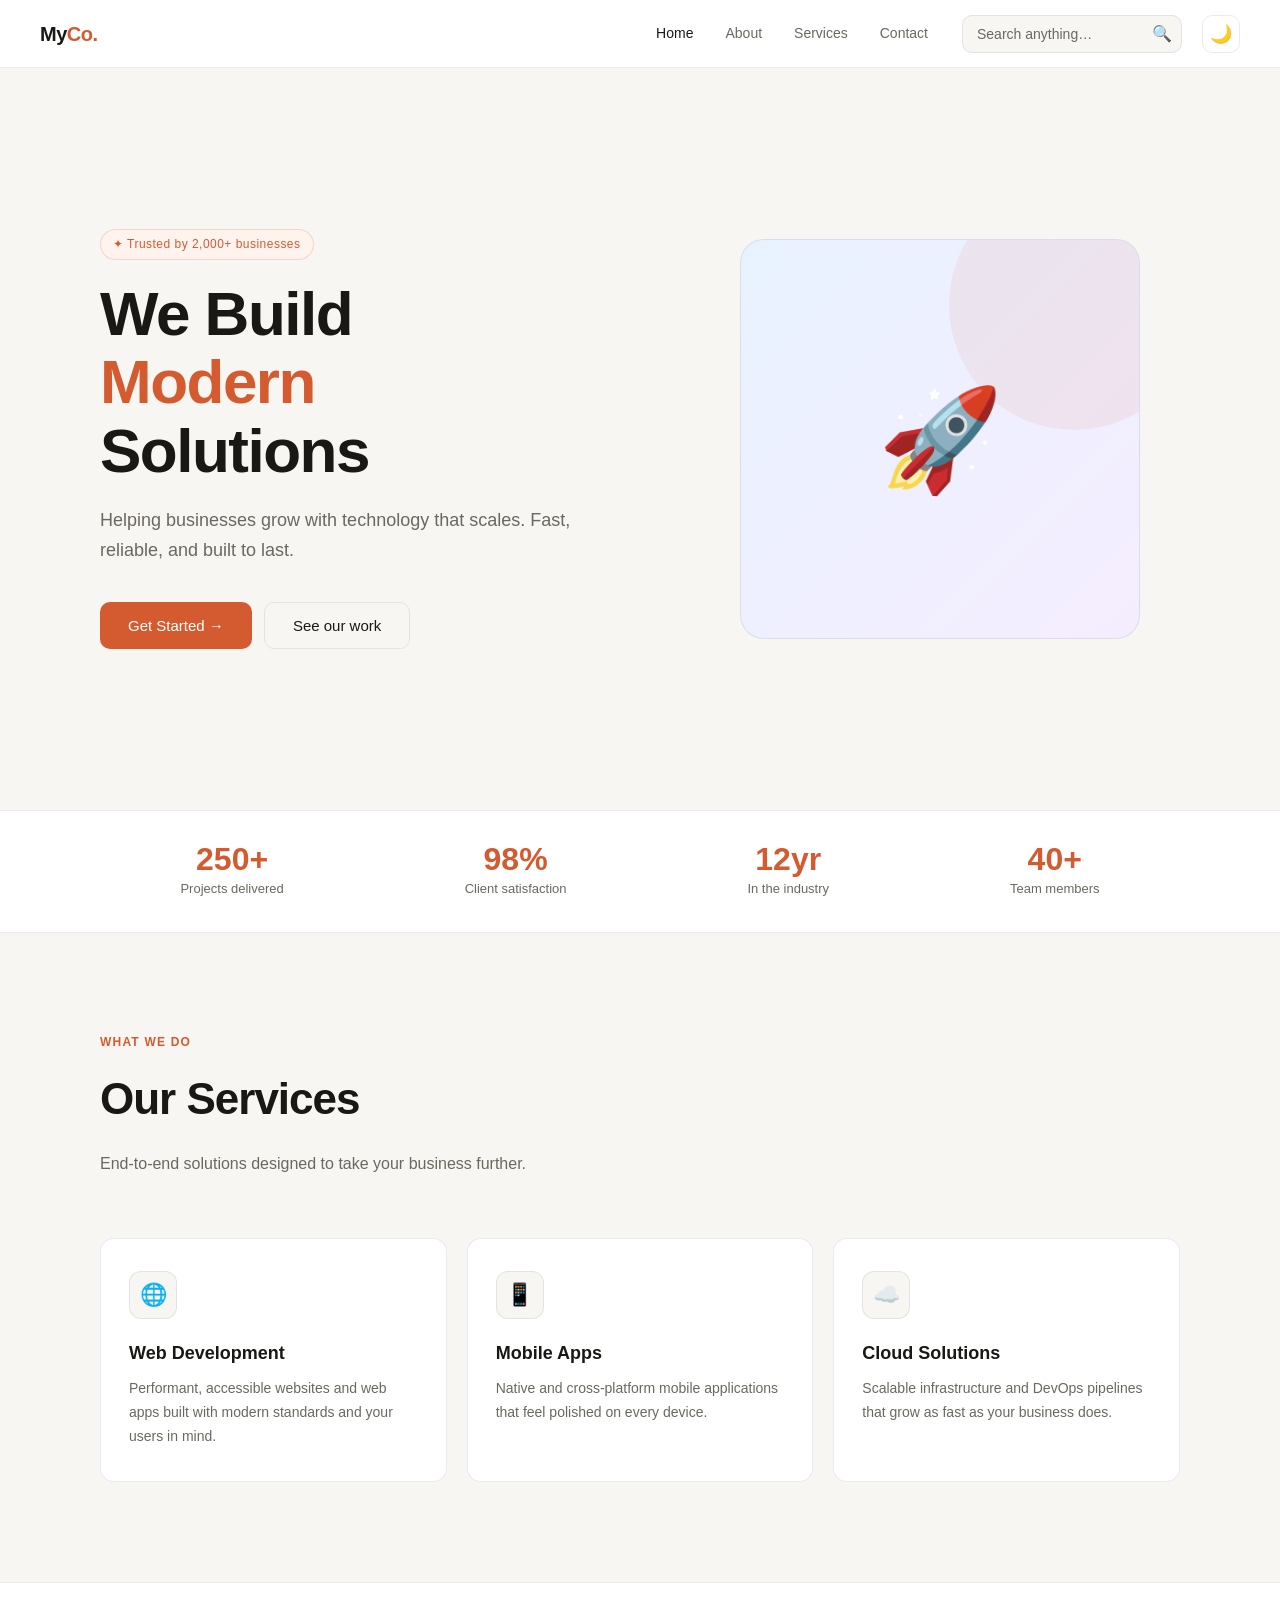
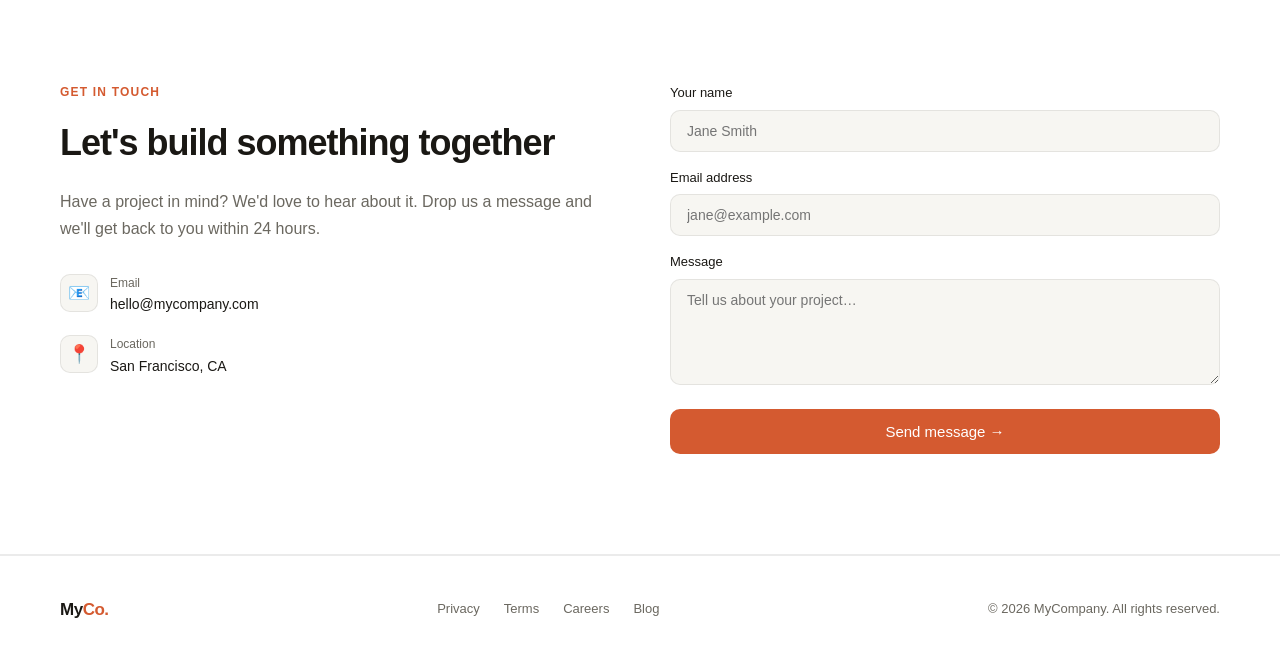
<file: index.html>
<!DOCTYPE html>
<html lang="en">

<head>
  <meta charset="UTF-8">
  <meta name="viewport" content="width=device-width, initial-scale=1.0">
  <title>MyCompany</title>
  <link rel="icon" type="image/svg+xml" href="myco_favicon.svg">

  <link rel="stylesheet" href="styles.css">
</head>

<body>
  <!-- OVERLAY -->
  <div class="overlay" id="overlay">
  </div>

  <!-- HEADER -->
  <header id="header">

    <a href="#" class="logo">My<span>Co.</span></a>

    <!-- NAV (MOVE THIS UP) -->
    <nav id="nav">
      <a href="index.html" class="active">Home</a>
      <a href="pages\about.html">About</a>
      <a href="pages\services.html">Services</a>
      <a href="pages\contact.html">Contact</a>
    </nav>

    <!-- SEARCH -->
    <div class="search-wrap">
      <input type="text" id="searchInput" placeholder="Search anything…" class="search-input">
      <span class="search-icon">🔍</span>
    </div>

    <!-- RIGHT SIDE CONTROLS -->
    <div class="header-controls">
      <button class="icon-btn" id="darkToggle" title="Toggle dark mode">🌙</button>

      <button class="hamburger" id="hamburger" aria-label="Menu">
        <span></span><span></span><span></span>
      </button>
    </div>

  </header>

  <!-- HERO -->
  <section class="hero reveal">
    <div class="hero-text">
      <div class="hero-badge">✦ Trusted by 2,000+ businesses</div>
      <h1>We Build<br><em>Modern</em><br>Solutions</h1>
      <p>Helping businesses grow with technology that scales. Fast, reliable, and built to last.</p>
      <div class="hero-actions">
        <button class="btn-primary" onclick="window.location.href='pages/services.html'">Get Started →</button>
        <button class="btn-outline" onclick="window.location.href='pages/services.html'">See our work</button>
      </div>
    </div>
    <div class="hero-visual">
      <div class="hero-illustration">🚀</div>
    </div>
  </section>

  <!-- STATS -->
  <div class="stats-bar reveal">
    <div class="stats-inner">
      <div class="stat">
        <div class="stat-num">250+</div>
        <div class="stat-label">Projects delivered</div>
      </div>
      <div class="stat">
        <div class="stat-num">98%</div>
        <div class="stat-label">Client satisfaction</div>
      </div>
      <div class="stat">
        <div class="stat-num">12yr</div>
        <div class="stat-label">In the industry</div>
      </div>
      <div class="stat">
        <div class="stat-num">40+</div>
        <div class="stat-label">Team members</div>
      </div>
    </div>
  </div>

  <!-- SERVICES -->
  <section class="section">
    <div class="section-label">What we do</div>
    <div class="section-title">Our Services</div>
    <p class="section-sub">End-to-end solutions designed to take your business further.</p>
    <div class="cards">
      <div class="card reveal">
        <div class="card-icon">🌐</div>
        <h3>Web Development</h3>
        <p>Performant, accessible websites and web apps built with modern standards and your users in mind.</p>
      </div>
      <div class="card reveal" style="transition-delay:0.1s">
        <div class="card-icon">📱</div>
        <h3>Mobile Apps</h3>
        <p>Native and cross-platform mobile applications that feel polished on every device.</p>
      </div>
      <div class="card reveal" style="transition-delay:0.2s">
        <div class="card-icon">☁️</div>
        <h3>Cloud Solutions</h3>
        <p>Scalable infrastructure and DevOps pipelines that grow as fast as your business does.</p>
      </div>
    </div>
  </section>

  <!-- CONTACT -->
  <section class="section"
    style="background: var(--surface); max-width:100%; border-top:1px solid var(--border); border-bottom:1px solid var(--border);">
    <div class="contact-wrap" style="max-width:1200px; margin:0 auto;">
      <div class="contact-info reveal">
        <div class="section-label">Get in touch</div>
        <h2>Let's build something together</h2>
        <p>Have a project in mind? We'd love to hear about it. Drop us a message and we'll get back to you within 24
          hours.</p>
        <div class="contact-detail">
          <div class="contact-detail-icon">📧</div>
          <div class="contact-detail-text">
            <div class="label">Email</div>
            <div class="value">hello@mycompany.com</div>
          </div>
        </div>
        <div class="contact-detail">
          <div class="contact-detail-icon">📍</div>
          <div class="contact-detail-text">
            <div class="label">Location</div>
            <div class="value">San Francisco, CA</div>
          </div>
        </div>
      </div>
      <div class="reveal" style="transition-delay:0.15s">
        <div class="form-group">
          <label>Your name</label>
          <input type="text" placeholder="Jane Smith">
        </div>
        <div class="form-group">
          <label>Email address</label>
          <input type="email" placeholder="jane@example.com">
        </div>
        <div class="form-group">
          <label>Message</label>
          <textarea rows="5" placeholder="Tell us about your project…"></textarea>
        </div>
        <button class="btn-primary" style="width:100%; justify-content:center;">Send message →</button>
      </div>
    </div>
  </section>

  <!-- FOOTER -->
  <footer>
    <div class="footer-inner">
      <a href="#" class="logo" style="font-size:17px;">My<span>Co.</span></a>
      <div class="footer-links">
        <a href="#">Privacy</a>
        <a href="#">Terms</a>
        <a href="#">Careers</a>
        <a href="#">Blog</a>
      </div>
      <p class="footer-copy">© 2026 MyCompany. All rights reserved.</p>
    </div>
  </footer>

  <!-- SCRIPTS -->
  <script src="pages/jsScripts/darkMode.js"></script>
  <script src="pages/jsScripts/search.js"></script>
</body>

</html>
</file>
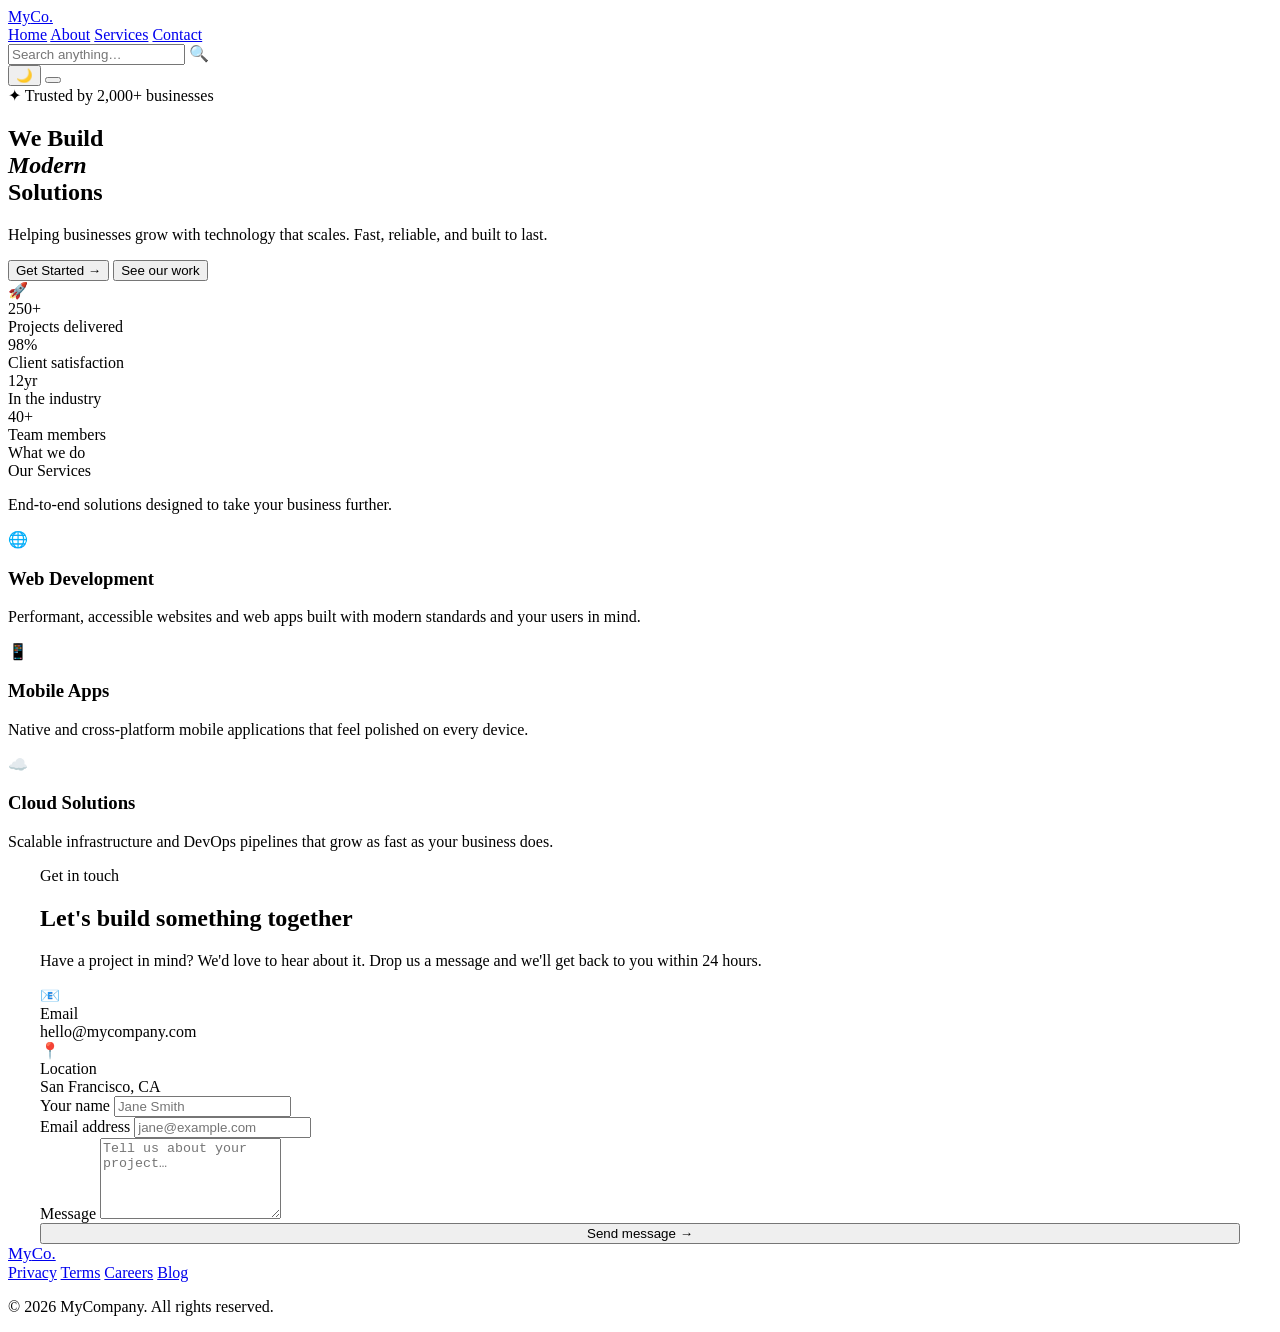
<file: pages/index.html>
<!DOCTYPE html>
<html lang="en">

<head>
  <meta charset="UTF-8">
  <meta name="viewport" content="width=device-width, initial-scale=1.0">
  <title>MyCompany</title>

  <link rel="stylesheet" href="C:\TICL-Project\css\styles.css">
</head>

<body>
  <!-- OVERLAY -->
  <div class="overlay" id="overlay">
  </div>

  <!-- HEADER -->
  <header id="header">

    <a href="#" class="logo">My<span>Co.</span></a>

    <!-- NAV (MOVE THIS UP) -->
    <nav id="nav">
      <a href="C:\TICL-Project\pages\index.html" class="active">Home</a>
      <a href="C:\TICL-Project\pages\about.html">About</a>
      <a href="C:\TICL-Project\pages\services.html">Services</a>
      <a href="C:\TICL-Project\pages\contact.html">Contact</a>
    </nav>

    <!-- SEARCH -->
    <div class="search-wrap">
      <input type="text" id="searchInput" placeholder="Search anything…" class="search-input">
      <span class="search-icon">🔍</span>
    </div>

    <!-- RIGHT SIDE CONTROLS -->
    <div class="header-controls">
      <button class="icon-btn" id="darkToggle" title="Toggle dark mode">🌙</button>

      <button class="hamburger" id="hamburger" aria-label="Menu">
        <span></span><span></span><span></span>
      </button>
    </div>

  </header>

  <!-- HERO -->
  <section class="hero reveal">
    <div class="hero-text">
      <div class="hero-badge">✦ Trusted by 2,000+ businesses</div>
      <h1>We Build<br><em>Modern</em><br>Solutions</h1>
      <p>Helping businesses grow with technology that scales. Fast, reliable, and built to last.</p>
      <div class="hero-actions">
        <button class="btn-primary">Get Started →</button>
        <button class="btn-outline">See our work</button>
      </div>
    </div>
    <div class="hero-visual">
      <div class="hero-illustration">🚀</div>
    </div>
  </section>

  <!-- STATS -->
  <div class="stats-bar reveal">
    <div class="stats-inner">
      <div class="stat">
        <div class="stat-num">250+</div>
        <div class="stat-label">Projects delivered</div>
      </div>
      <div class="stat">
        <div class="stat-num">98%</div>
        <div class="stat-label">Client satisfaction</div>
      </div>
      <div class="stat">
        <div class="stat-num">12yr</div>
        <div class="stat-label">In the industry</div>
      </div>
      <div class="stat">
        <div class="stat-num">40+</div>
        <div class="stat-label">Team members</div>
      </div>
    </div>
  </div>

  <!-- SERVICES -->
  <section class="section">
    <div class="section-label">What we do</div>
    <div class="section-title">Our Services</div>
    <p class="section-sub">End-to-end solutions designed to take your business further.</p>
    <div class="cards">
      <div class="card reveal">
        <div class="card-icon">🌐</div>
        <h3>Web Development</h3>
        <p>Performant, accessible websites and web apps built with modern standards and your users in mind.</p>
      </div>
      <div class="card reveal" style="transition-delay:0.1s">
        <div class="card-icon">📱</div>
        <h3>Mobile Apps</h3>
        <p>Native and cross-platform mobile applications that feel polished on every device.</p>
      </div>
      <div class="card reveal" style="transition-delay:0.2s">
        <div class="card-icon">☁️</div>
        <h3>Cloud Solutions</h3>
        <p>Scalable infrastructure and DevOps pipelines that grow as fast as your business does.</p>
      </div>
    </div>
  </section>

  <!-- CONTACT -->
  <section class="section"
    style="background: var(--surface); max-width:100%; border-top:1px solid var(--border); border-bottom:1px solid var(--border);">
    <div class="contact-wrap" style="max-width:1200px; margin:0 auto;">
      <div class="contact-info reveal">
        <div class="section-label">Get in touch</div>
        <h2>Let's build something together</h2>
        <p>Have a project in mind? We'd love to hear about it. Drop us a message and we'll get back to you within 24
          hours.</p>
        <div class="contact-detail">
          <div class="contact-detail-icon">📧</div>
          <div class="contact-detail-text">
            <div class="label">Email</div>
            <div class="value">hello@mycompany.com</div>
          </div>
        </div>
        <div class="contact-detail">
          <div class="contact-detail-icon">📍</div>
          <div class="contact-detail-text">
            <div class="label">Location</div>
            <div class="value">San Francisco, CA</div>
          </div>
        </div>
      </div>
      <div class="reveal" style="transition-delay:0.15s">
        <div class="form-group">
          <label>Your name</label>
          <input type="text" placeholder="Jane Smith">
        </div>
        <div class="form-group">
          <label>Email address</label>
          <input type="email" placeholder="jane@example.com">
        </div>
        <div class="form-group">
          <label>Message</label>
          <textarea rows="5" placeholder="Tell us about your project…"></textarea>
        </div>
        <button class="btn-primary" style="width:100%; justify-content:center;">Send message →</button>
      </div>
    </div>
  </section>

  <!-- FOOTER -->
  <footer>
    <div class="footer-inner">
      <a href="#" class="logo" style="font-size:17px;">My<span>Co.</span></a>
      <div class="footer-links">
        <a href="#">Privacy</a>
        <a href="#">Terms</a>
        <a href="#">Careers</a>
        <a href="#">Blog</a>
      </div>
      <p class="footer-copy">© 2026 MyCompany. All rights reserved.</p>
    </div>
  </footer>

  <!-- SCRIPTS -->
  <script src="C:\TICL-Project\jsScripts\darkMode.js"></script>
  <script src="C:\TICL-Project\jsScripts\search.js"></script>
</body>

</html>
</file>
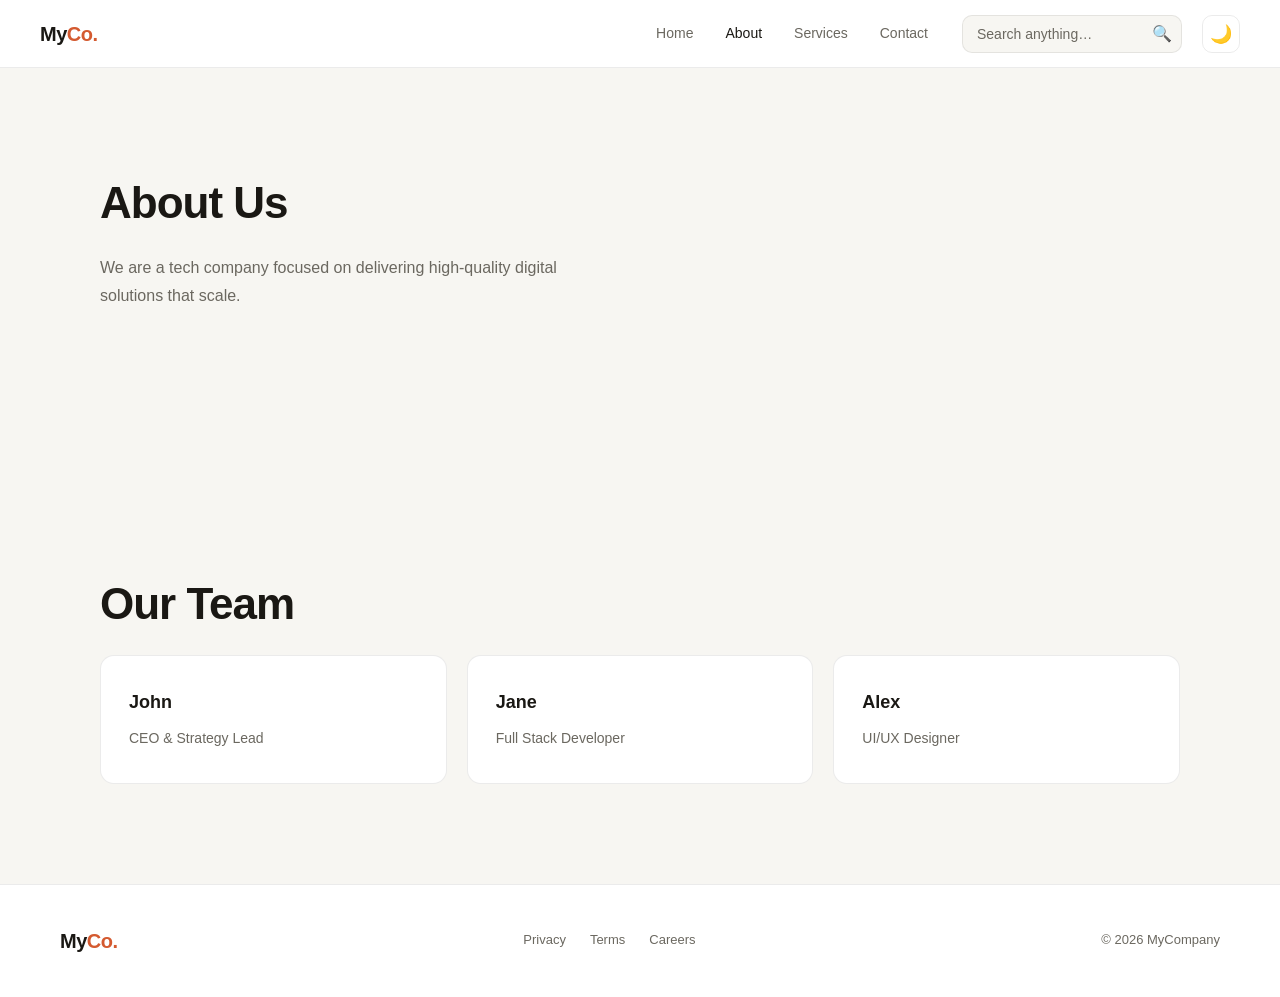
<file: pages/about.html>
<!DOCTYPE html>
<html lang="en">

<head>
  <meta charset="UTF-8">
  <meta name="viewport" content="width=device-width, initial-scale=1.0">
  <title>About</title>

  <link rel="stylesheet" href="../styles.css">
</head>

<body>

  <!-- OVERLAY -->
  <div class="overlay" id="overlay"></div>

  <!-- HEADER -->
  <header id="header">

    <a href="index.html" class="logo">My<span>Co.</span></a>


    <!-- NAV -->
    <nav id="nav">
      <a href="../index.html">Home</a>
      <a href="../pages/about.html" class="active">About</a>
      <a href="../pages/services.html">Services</a>
      <a href="../pages/contact.html">Contact</a>
    </nav>


    <!-- SEARCH -->
    <div class="search-wrap">
      <input type="text" id="searchInput" placeholder="Search anything…" class="search-input">
      <span class="search-icon">🔍</span>
    </div>

    <!-- RIGHT SIDE CONTROLS -->
    <div class="header-controls">
      <button class="icon-btn" id="darkToggle" title="Toggle dark mode">🌙</button>

      <button class="hamburger" id="hamburger" aria-label="Menu">
        <span></span><span></span><span></span>
      </button>
    </div>


  </header>

  <!-- ABOUT CONTENT -->
  <section class="section reveal">
    <h1 class="section-title">About Us</h1>
    <p class="section-sub">
      We are a tech company focused on delivering high-quality digital solutions that scale.
    </p>
  </section>

  <section class="section reveal">
    <h2 class="section-title">Our Team</h2>

    <div class="cards">
      <div class="card">
        <h3>John</h3>
        <p>CEO & Strategy Lead</p>
      </div>

      <div class="card">
        <h3>Jane</h3>
        <p>Full Stack Developer</p>
      </div>

      <div class="card">
        <h3>Alex</h3>
        <p>UI/UX Designer</p>
      </div>
    </div>
  </section>

  <!-- FOOTER -->
  <footer>
    <div class="footer-inner">
      <a href="index.html" class="logo">My<span>Co.</span></a>

      <div class="footer-links">
        <a href="#">Privacy</a>
        <a href="#">Terms</a>
        <a href="#">Careers</a>
      </div>

      <p class="footer-copy">© 2026 MyCompany</p>
    </div>
  </footer>

  <!-- SCRIPTS -->
  <script src="jsScripts/darkMode.js"></script>
  <script src="jsScripts/search.js"></script>


</body>

</html>
</file>
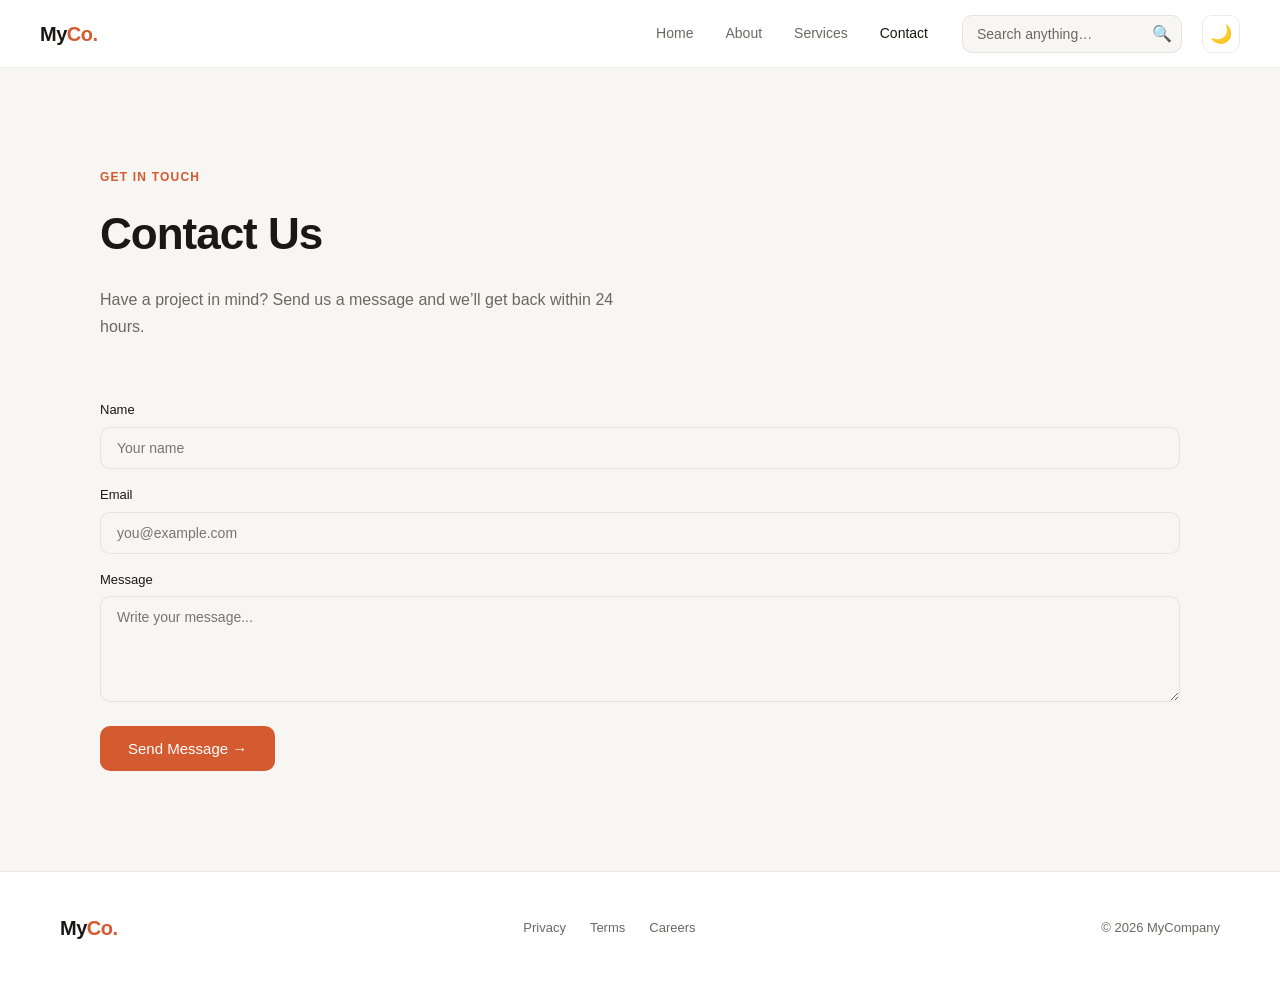
<file: pages/contact.html>
<!DOCTYPE html>
<html lang="en">

<head>
  <meta charset="UTF-8">
  <meta name="viewport" content="width=device-width, initial-scale=1.0">
  <title>Contact</title>

  <link rel="stylesheet" href="../styles.css">
</head>

<body>

  <!-- OVERLAY -->
  <div class=" overlay" id="overlay">
  </div>

  <!-- HEADER -->
  <header id="header">

    <a href="index.html" class="logo">My<span>Co.</span></a>


    <!-- NAV -->
    <nav id="nav">
      <a href="../index.html">Home</a>
      <a href="../pages/about.html">About</a>
      <a href="../pages/services.html">Services</a>
      <a href="../pages/contact.html" class="active">Contact</a>
    </nav>


    <!-- SEARCH -->
    <div class="search-wrap">
      <input type="text" id="searchInput" placeholder="Search anything…" class="search-input">
      <span class="search-icon">🔍</span>
    </div>

    <!-- RIGHT SIDE CONTROLS -->
    <div class="header-controls">
      <button class="icon-btn" id="darkToggle" title="Toggle dark mode">🌙</button>

      <button class="hamburger" id="hamburger" aria-label="Menu">
        <span></span><span></span><span></span>
      </button>
    </div>


  </header>

  <!-- CONTACT SECTION -->
  <section class="section reveal">
    <div class="section-label">Get in touch</div>
    <h1 class="section-title">Contact Us</h1>
    <p class="section-sub">
      Have a project in mind? Send us a message and we’ll get back within 24 hours.
    </p>

    <form class="reveal">
      <div class="form-group">
        <label>Name</label>
        <input type="text" placeholder="Your name">
      </div>

      <div class="form-group">
        <label>Email</label>
        <input type="email" placeholder="you@example.com">
      </div>

      <div class="form-group">
        <label>Message</label>
        <textarea rows="5" placeholder="Write your message..."></textarea>
      </div>

      <button class="btn-primary" type="submit">Send Message →</button>
    </form>
  </section>

  <!-- FOOTER -->
  <footer>
    <div class="footer-inner">
      <a href="index.html" class="logo">My<span>Co.</span></a>

      <div class="footer-links">
        <a href="#">Privacy</a>
        <a href="#">Terms</a>
        <a href="#">Careers</a>
      </div>

      <p class="footer-copy">© 2026 MyCompany</p>
    </div>
  </footer>

  <!-- SCRIPTS -->
  <script src="jsScripts/darkMode.js"></script>
  <script src="jsScripts/search.js"></script>
</body>

</html>
</file>
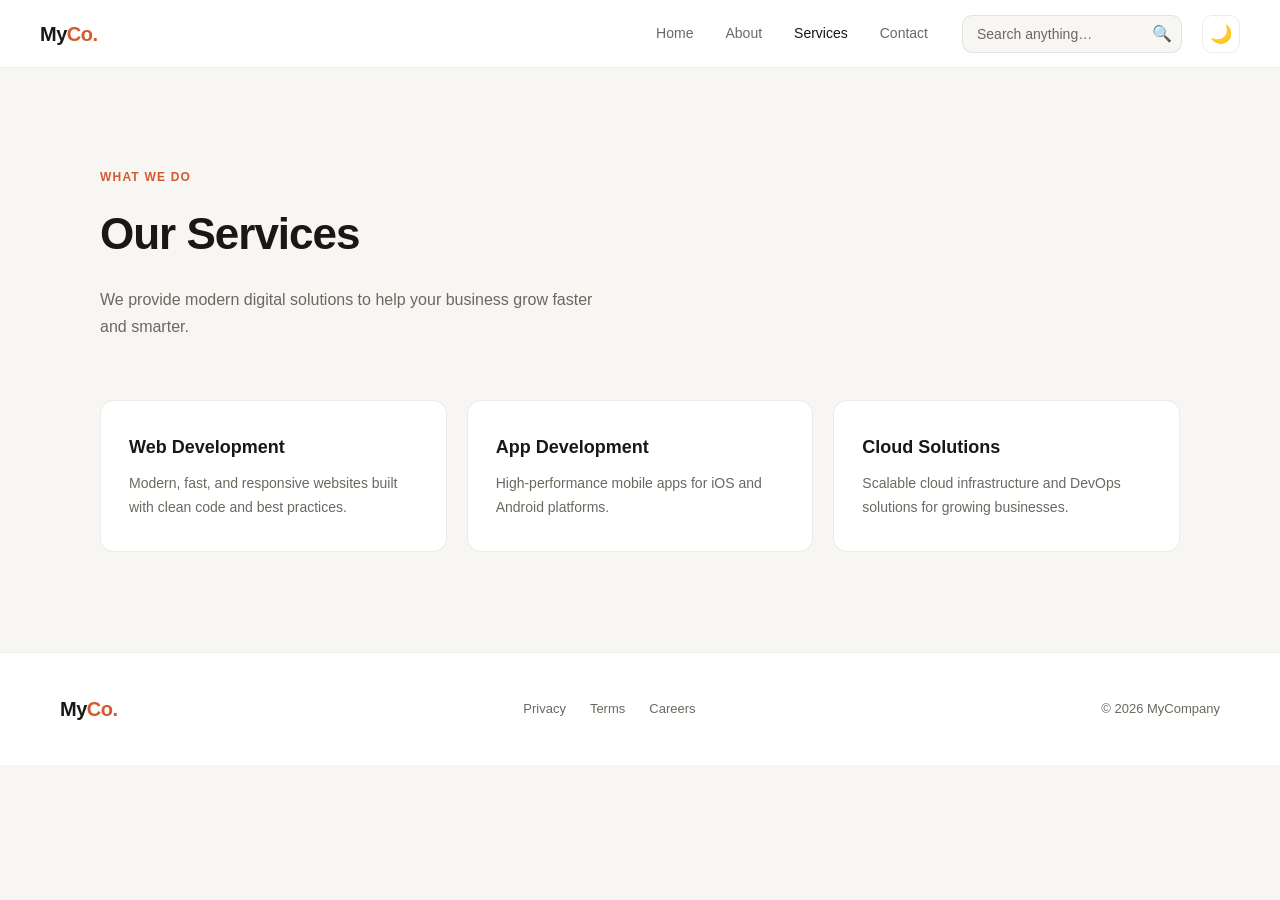
<file: pages/services.html>
<!DOCTYPE html>
<html lang="en">

<head>
  <meta charset="UTF-8">
  <meta name="viewport" content="width=device-width, initial-scale=1.0">
  <title>Services</title>

  <link rel="stylesheet" href="../styles.css">
</head>

<body>

  <!-- OVERLAY -->
  <div class="overlay" id="overlay"></div>

  <!-- HEADER -->
  <header>

    <a href="index.html" class="logo">My<span>Co.</span></a>



    <!-- NAV -->
    <nav id="nav">
      <a href="../index.html">Home</a>
      <a href="../pages/about.html">About</a>
      <a href="../pages/services.html" class="active">Services</a>
      <a href="../pages/contact.html">Contact</a>
    </nav>

    <!-- SEARCH -->
    <div class="search-wrap">
      <input type="text" id="searchInput" placeholder="Search anything…" class="search-input">
      <span class="search-icon">🔍</span>
    </div>

    <!-- RIGHT SIDE CONTROLS -->
    <div class="header-controls">
      <button class="icon-btn" id="darkToggle" title="Toggle dark mode">🌙</button>

      <button class="hamburger" id="hamburger" aria-label="Menu">
        <span></span><span></span><span></span>
      </button>
    </div>


  </header>

  <!-- SERVICES SECTION -->
  <section class="section reveal">

    <div class="section-label">What we do</div>
    <h1 class="section-title">Our Services</h1>

    <p class="section-sub">
      We provide modern digital solutions to help your business grow faster and smarter.
    </p>

    <div class="cards">

      <div class="card">
        <h3>Web Development</h3>
        <p>Modern, fast, and responsive websites built with clean code and best practices.</p>
      </div>

      <div class="card">
        <h3>App Development</h3>
        <p>High-performance mobile apps for iOS and Android platforms.</p>
      </div>

      <div class="card">
        <h3>Cloud Solutions</h3>
        <p>Scalable cloud infrastructure and DevOps solutions for growing businesses.</p>
      </div>

    </div>

  </section>

  <!-- FOOTER -->
  <footer>
    <div class="footer-inner">
      <a href="index.html" class="logo">My<span>Co.</span></a>

      <div class="footer-links">
        <a href="#">Privacy</a>
        <a href="#">Terms</a>
        <a href="#">Careers</a>
      </div>

      <p class="footer-copy">© 2026 MyCompany</p>
    </div>
  </footer>

  <!-- SCRIPTS -->
  <script src="jsScripts/darkMode.js"></script>
  <script src="jsScripts/search.js"></script>

</body>

</html>
</file>
<file: styles.css>
*,
*::before,
*::after {
  margin: 0;
  padding: 0;
  box-sizing: border-box;
}

:root {
  --bg: #f7f6f2;
  --surface: #ffffff;
  --text: #1a1814;
  --muted: #6b6860;
  --accent: #d45a30;
  --accent2: #1a4fad;
  --border: rgba(0, 0, 0, 0.08);
  --shadow: 0 2px 16px rgba(0, 0, 0, 0.07);
  --nav-h: 68px;
  --radius: 14px;
  --transition: 0.3s ease;
}

body.dark {
  --bg: #14130f;
  --surface: #1e1d19;
  --text: #f0ece4;
  --muted: #9b9890;
  --border: rgba(255, 255, 255, 0.08);
  --shadow: 0 2px 20px rgba(0, 0, 0, 0.4);
}

body {
  background: var(--bg);
  color: var(--text);
  font-family: "DM Sans", sans-serif;
  font-size: 16px;
  line-height: 1.6;
  transition:
    background var(--transition),
    color var(--transition);
}

/* ── HEADER ── */
header {
  position: sticky;
  top: 0;
  z-index: 200;
  height: var(--nav-h);
  background: var(--surface);
  border-bottom: 1px solid var(--border);
  display: flex;
  align-items: center;
  padding: 0 40px;
  gap: 20px;
  transition:
    background var(--transition),
    box-shadow var(--transition);
}

header.scrolled {
  box-shadow: var(--shadow);
}

.logo {
  font-family: "Syne", sans-serif;
  font-weight: 700;
  font-size: 20px;
  letter-spacing: -0.5px;
  color: var(--text);
  text-decoration: none;
  flex-shrink: 0;
}

.logo span {
  color: var(--accent);
}

/* ── NAV LINKS ── */
nav {
  display: flex;
  align-items: center;
  gap: 4px;
  margin-left: auto;
}

nav a {
  font-size: 14px;
  font-weight: 500;
  color: var(--muted);
  text-decoration: none;
  padding: 8px 14px;
  border-radius: 8px;
  transition:
    color var(--transition),
    background var(--transition);
}

nav a:hover {
  color: var(--text);
  background: var(--border);
}

nav a.active {
  color: var(--text);
}

/* ── HEADER CONTROLS ── */
.header-controls {
  display: flex;
  align-items: center;
  gap: 8px;
}

.icon-btn {
  width: 38px;
  height: 38px;
  border: 1px solid var(--border);
  border-radius: 10px;
  background: transparent;
  color: var(--text);
  cursor: pointer;
  display: flex;
  align-items: center;
  justify-content: center;
  font-size: 18px;
  transition:
    background var(--transition),
    border-color var(--transition);
  flex-shrink: 0;
  padding: 0;
}

.icon-btn:hover {
  background: var(--border);
}

/* ── SEARCH ── */
.search-wrap {
  position: relative;
}

.search-input {
  height: 38px;
  width: 220px;
  padding: 0 38px 0 14px;
  border: 1px solid var(--border);
  border-radius: 10px;
  background: var(--bg);
  color: var(--text);
  font-size: 14px;
  font-family: inherit;
  outline: none;
  transition:
    border-color var(--transition),
    width var(--transition);
}

.search-input:focus {
  border-color: var(--accent2);
  width: 260px;
}

.search-input::placeholder {
  color: var(--muted);
}

.search-icon {
  position: absolute;
  right: 10px;
  top: 50%;
  transform: translateY(-50%);
  font-size: 16px;
  color: var(--muted);
  pointer-events: none;
}

/* ── HAMBURGER ── */
.hamburger {
  display: none;
  width: 38px;
  height: 38px;
  border: 1px solid var(--border);
  border-radius: 10px;
  background: transparent;
  cursor: pointer;
  flex-direction: column;
  align-items: center;
  justify-content: center;
  gap: 5px;
  padding: 0;
  flex-shrink: 0;
}

.hamburger span {
  display: block;
  width: 18px;
  height: 1.5px;
  background: var(--text);
  border-radius: 2px;
  transition:
    transform 0.3s,
    opacity 0.3s;
}

.hamburger.open span:nth-child(1) {
  transform: translateY(6.5px) rotate(45deg);
}

.hamburger.open span:nth-child(2) {
  opacity: 0;
}

.hamburger.open span:nth-child(3) {
  transform: translateY(-6.5px) rotate(-45deg);
}

/* ── MOBILE OVERLAY ── */
.overlay {
  display: none;
  position: fixed;
  inset: 0;
  background: rgba(0, 0, 0, 0.4);
  z-index: 150;
  backdrop-filter: blur(2px);
}

.overlay.show {
  display: block;
}

/* ── HERO ── */
.hero {
  min-height: calc(90vh - var(--nav-h));
  display: flex;
  align-items: center;
  justify-content: space-between;
  gap: 60px;
  padding: 80px 60px;
  max-width: 1200px;
  margin: 0 auto;
}

.hero-text {
  flex: 1;
}

.hero-badge {
  display: inline-flex;
  align-items: center;
  gap: 6px;
  background: #fff3ee;
  color: var(--accent);
  border: 1px solid rgba(212, 90, 48, 0.2);
  font-size: 12px;
  font-weight: 500;
  letter-spacing: 0.04em;
  padding: 5px 12px;
  border-radius: 20px;
  margin-bottom: 20px;
}

body.dark .hero-badge {
  background: rgba(212, 90, 48, 0.15);
}

.hero h1 {
  font-family: "Syne", sans-serif;
  font-size: clamp(36px, 5vw, 62px);
  font-weight: 700;
  line-height: 1.1;
  letter-spacing: -1.5px;
  margin-bottom: 20px;
}

.hero h1 em {
  color: var(--accent);
  font-style: normal;
}

.hero p {
  font-size: 18px;
  color: var(--muted);
  max-width: 480px;
  margin-bottom: 36px;
  line-height: 1.7;
}

.hero-actions {
  display: flex;
  gap: 12px;
  flex-wrap: wrap;
}

.btn-primary {
  display: inline-flex;
  align-items: center;
  gap: 8px;
  padding: 14px 28px;
  background: var(--accent);
  color: #fff;
  border: none;
  border-radius: 10px;
  font-size: 15px;
  font-weight: 500;
  font-family: inherit;
  cursor: pointer;
  transition:
    transform 0.2s,
    box-shadow 0.2s;
  text-decoration: none;
}

.btn-primary:hover {
  transform: translateY(-2px);
  box-shadow: 0 8px 20px rgba(212, 90, 48, 0.3);
}

.btn-outline {
  display: inline-flex;
  align-items: center;
  gap: 8px;
  padding: 14px 28px;
  background: transparent;
  color: var(--text);
  border: 1px solid var(--border);
  border-radius: 10px;
  font-size: 15px;
  font-weight: 500;
  font-family: inherit;
  cursor: pointer;
  transition: background var(--transition);
}

.btn-outline:hover {
  background: var(--border);
}

.hero-visual {
  flex: 1;
  max-width: 480px;
  display: flex;
  align-items: center;
  justify-content: center;
}

.hero-illustration {
  width: 100%;
  aspect-ratio: 1;
  max-width: 400px;
  border-radius: 24px;
  background: linear-gradient(135deg, #e8f2ff 0%, #f5edff 100%);
  display: flex;
  align-items: center;
  justify-content: center;
  font-size: 100px;
  border: 1px solid var(--border);
  position: relative;
  overflow: hidden;
}

body.dark .hero-illustration {
  background: linear-gradient(135deg, #1a2540 0%, #221a35 100%);
}

.hero-illustration::before {
  content: "";
  position: absolute;
  width: 250px;
  height: 250px;
  border-radius: 50%;
  background: rgba(212, 90, 48, 0.08);
  top: -60px;
  right: -60px;
}

/* ── STATS BAR ── */
.stats-bar {
  border-top: 1px solid var(--border);
  border-bottom: 1px solid var(--border);
  background: var(--surface);
}

.stats-inner {
  display: flex;
  justify-content: space-around;
  max-width: 1200px;
  margin: 0 auto;
  padding: 32px 60px;
  gap: 20px;
  flex-wrap: wrap;
}

.stat {
  text-align: center;
}

.stat-num {
  font-family: "Syne", sans-serif;
  font-size: 32px;
  font-weight: 700;
  color: var(--accent);
  line-height: 1;
}

.stat-label {
  font-size: 13px;
  color: var(--muted);
  margin-top: 4px;
}

/* ── SECTION ── */
.section {
  padding: 100px 60px;
  max-width: 1200px;
  margin: 0 auto;
}

.section-label {
  font-size: 12px;
  font-weight: 600;
  letter-spacing: 0.1em;
  color: var(--accent);
  text-transform: uppercase;
  margin-bottom: 12px;
}

.section-title {
  font-family: "Syne", sans-serif;
  font-size: clamp(28px, 3.5vw, 44px);
  font-weight: 700;
  letter-spacing: -1px;
  margin-bottom: 16px;
}

.section-sub {
  font-size: 16px;
  color: var(--muted);
  max-width: 520px;
  margin-bottom: 60px;
  line-height: 1.7;
}

/* ── CARDS ── */
.cards {
  display: grid;
  grid-template-columns: repeat(auto-fit, minmax(260px, 1fr));
  gap: 20px;
}

.card {
  background: var(--surface);
  border: 1px solid var(--border);
  border-radius: var(--radius);
  padding: 32px 28px;
  transition:
    transform 0.3s,
    box-shadow 0.3s;
}

.card:hover {
  transform: translateY(-6px);
  box-shadow: var(--shadow);
}

.card-icon {
  width: 48px;
  height: 48px;
  border-radius: 12px;
  background: var(--bg);
  border: 1px solid var(--border);
  display: flex;
  align-items: center;
  justify-content: center;
  font-size: 22px;
  margin-bottom: 20px;
}

.card h3 {
  font-family: "Syne", sans-serif;
  font-size: 18px;
  font-weight: 600;
  margin-bottom: 10px;
}

.card p {
  font-size: 14px;
  color: var(--muted);
  line-height: 1.7;
}

/* ── CONTACT ── */
.contact-wrap {
  display: grid;
  grid-template-columns: 1fr 1fr;
  gap: 60px;
  align-items: start;
}

.contact-info h2 {
  font-family: "Syne", sans-serif;
  font-size: 36px;
  font-weight: 700;
  letter-spacing: -1px;
  margin-bottom: 16px;
}

.contact-info p {
  color: var(--muted);
  line-height: 1.7;
  margin-bottom: 32px;
}

.contact-detail {
  display: flex;
  gap: 12px;
  align-items: flex-start;
  margin-bottom: 20px;
}

.contact-detail-icon {
  width: 38px;
  height: 38px;
  background: var(--bg);
  border: 1px solid var(--border);
  border-radius: 10px;
  display: flex;
  align-items: center;
  justify-content: center;
  font-size: 18px;
  flex-shrink: 0;
}

.contact-detail-text .label {
  font-size: 12px;
  color: var(--muted);
}

.contact-detail-text .value {
  font-size: 14px;
  font-weight: 500;
}

.form-group {
  margin-bottom: 16px;
}

.form-group label {
  display: block;
  font-size: 13px;
  font-weight: 500;
  margin-bottom: 6px;
  color: var(--text);
}

.form-group input,
.form-group textarea {
  width: 100%;
  padding: 12px 16px;
  border: 1px solid var(--border);
  border-radius: 10px;
  background: var(--bg);
  color: var(--text);
  font-family: inherit;
  font-size: 14px;
  outline: none;
  transition: border-color var(--transition);
  resize: vertical;
}

.form-group input:focus,
.form-group textarea:focus {
  border-color: var(--accent2);
}

/* ── FOOTER ── */
footer {
  background: var(--surface);
  border-top: 1px solid var(--border);
  padding: 40px 60px;
}

.footer-inner {
  max-width: 1200px;
  margin: 0 auto;
  display: flex;
  align-items: center;
  justify-content: space-between;
  gap: 20px;
  flex-wrap: wrap;
}

.footer-links {
  display: flex;
  gap: 24px;
}

.footer-links a {
  font-size: 13px;
  color: var(--muted);
  text-decoration: none;
  transition: color var(--transition);
}

.footer-links a:hover {
  color: var(--text);
}

.footer-copy {
  font-size: 13px;
  color: var(--muted);
}

/* ── REVEAL ANIMATION ── */
.reveal {
  opacity: 0;
  transform: translateY(30px);
  transition:
    opacity 0.7s ease,
    transform 0.7s ease;
}

.reveal.visible {
  opacity: 1;
  transform: translateY(0);
}

/* ── MOBILE STYLES ── */
@media (max-width: 768px) {
  header {
    padding: 0 20px;
  }

  .search-wrap {
    display: none;
  }

  .hamburger {
    display: flex;
  }

  nav {
    position: fixed;
    top: 0;
    right: 0;
    width: min(280px, 85vw);
    height: 100vh;
    background: var(--surface);
    flex-direction: column;
    align-items: flex-start;
    gap: 0;
    padding: calc(var(--nav-h) + 20px) 0 40px;
    border-left: 1px solid var(--border);
    transform: translateX(100%);
    transition: transform 0.35s cubic-bezier(0.4, 0, 0.2, 1);
    z-index: 160;
    margin-left: 0;
    overflow-y: auto;
  }

  nav.open {
    transform: translateX(0);
  }

  nav a {
    width: 100%;
    padding: 16px 28px;
    border-radius: 0;
    border-bottom: 1px solid var(--border);
    font-size: 16px;
  }

  .hero {
    flex-direction: column;
    padding: 60px 24px;
    text-align: center;
    min-height: auto;
    gap: 40px;
  }

  .hero p {
    margin-left: auto;
    margin-right: auto;
  }

  .hero-actions {
    justify-content: center;
  }

  .hero-visual {
    width: 100%;
    max-width: 100%;
  }

  .hero-illustration {
    max-width: 280px;
    margin: 0 auto;
  }

  .stats-inner {
    padding: 28px 24px;
    gap: 28px;
  }

  .section {
    padding: 60px 24px;
  }

  .contact-wrap {
    grid-template-columns: 1fr;
    gap: 40px;
  }

  footer {
    padding: 32px 24px;
  }

  .footer-inner {
    flex-direction: column;
    align-items: flex-start;
  }
}

@media (max-width: 480px) {
  .hero-actions {
    flex-direction: column;
    align-items: center;
  }

  .btn-primary,
  .btn-outline {
    width: 100%;
    justify-content: center;
  }

  .cards {
    grid-template-columns: 1fr;
  }
}

/*Search CSS*/
/* ── SEARCH SUGGESTIONS ── */
.suggestions {
  position: absolute;
  top: calc(100% + 6px);
  left: 0;
  width: 100%;
  background: var(--surface);
  border: 1px solid var(--border);
  border-radius: 12px;
  box-shadow: var(--shadow);
  list-style: none;
  padding: 6px 0;
  margin: 0;
  max-height: 240px;
  overflow-y: auto;
  z-index: 999;
  display: none;
}

.suggestions li {
  padding: 10px 14px;
  font-size: 14px;
  cursor: pointer;
  color: var(--text);
  transition: background 0.2s ease;
}

.suggestions li:hover {
  background: var(--bg);
}

/*adding the search in the mobile*/
@media (max-width: 768px) {
  .search-wrap {
    display: block;
    width: 100%;
  }

  .search-input {
    width: 100%;
  }
}
</file>
